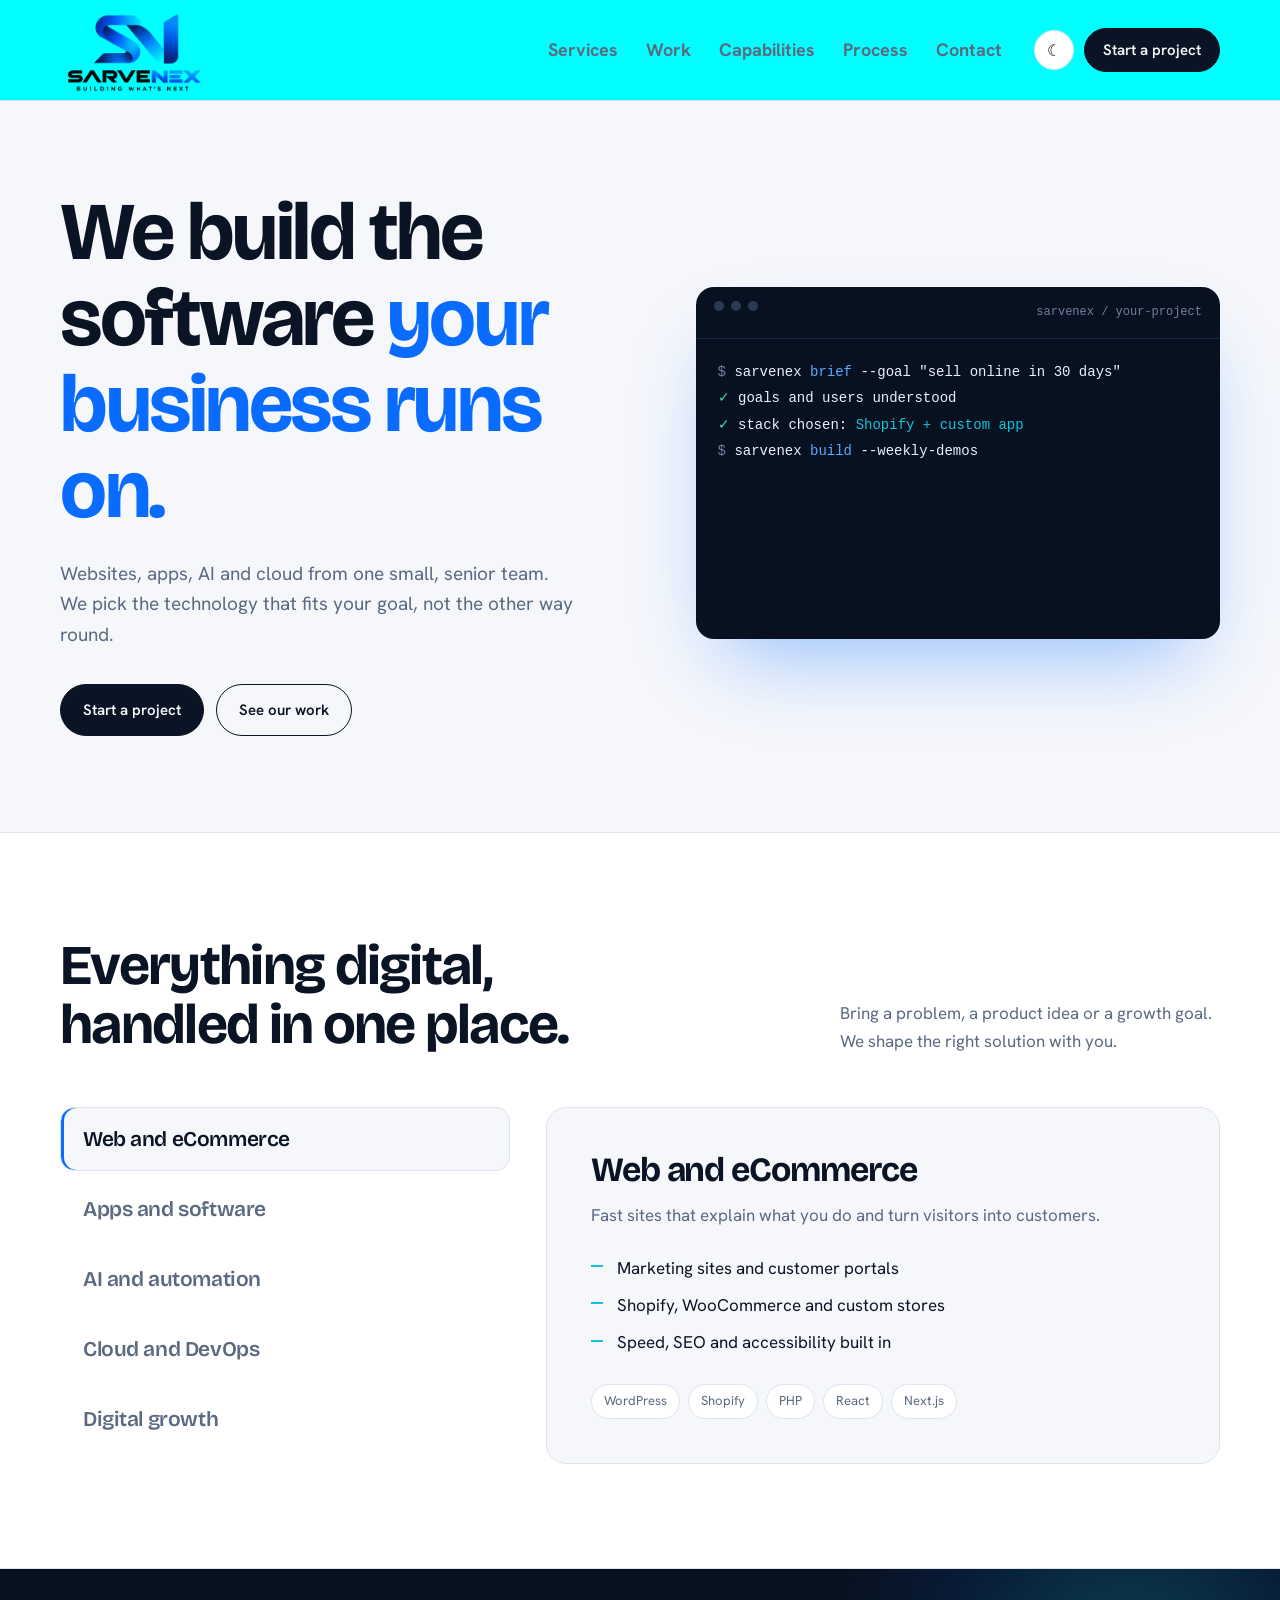
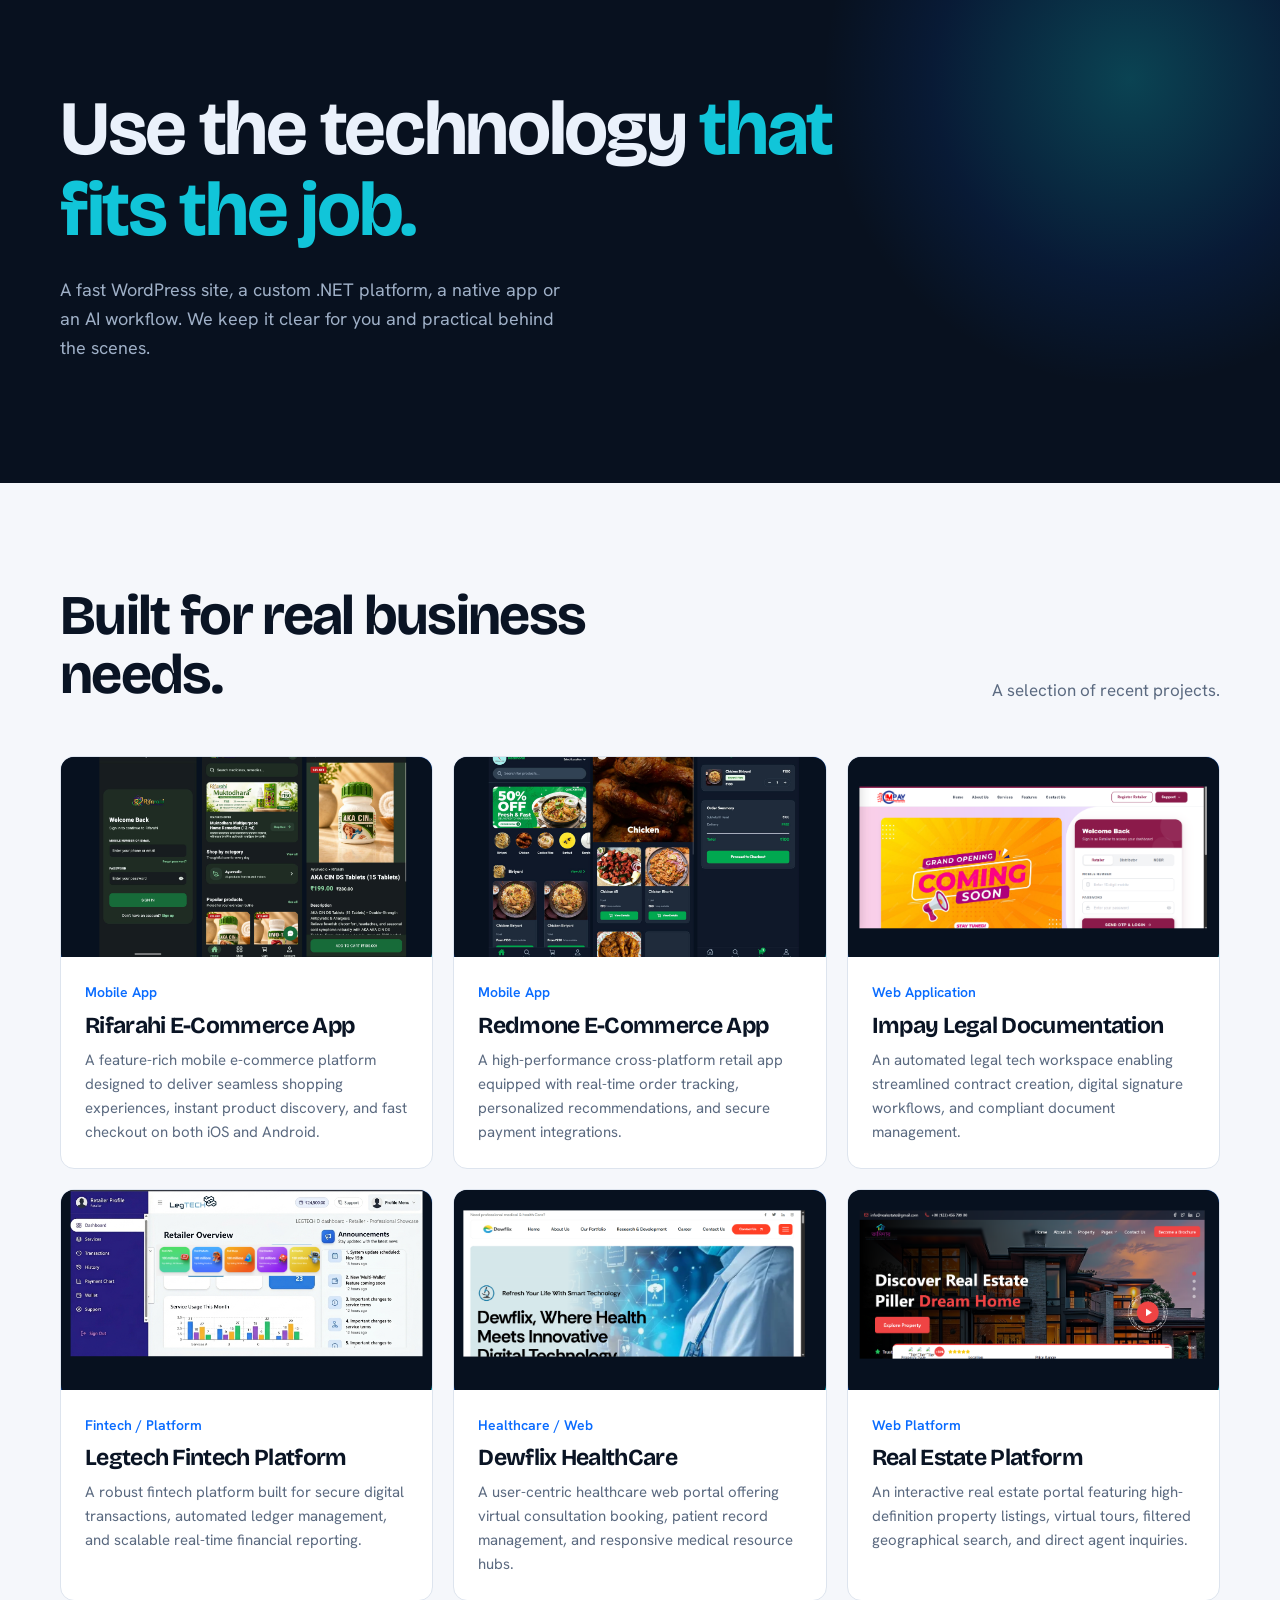
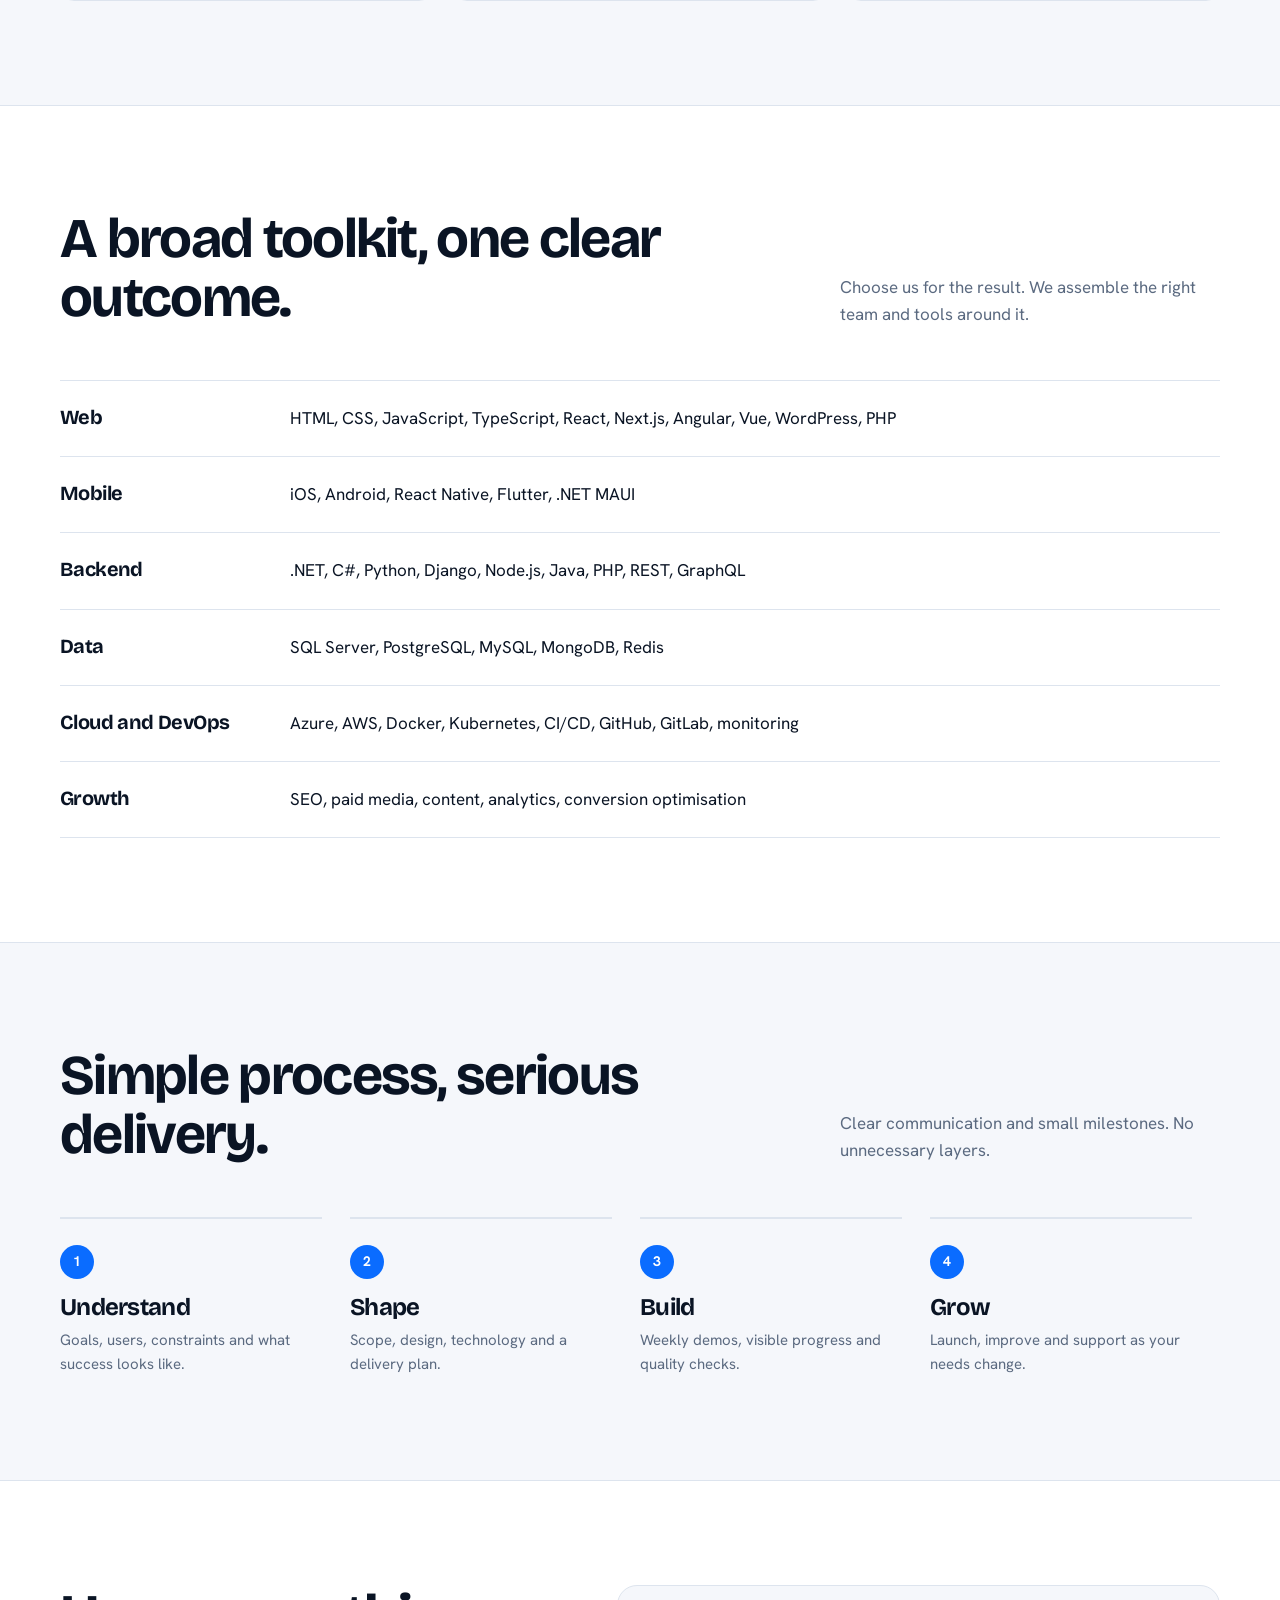
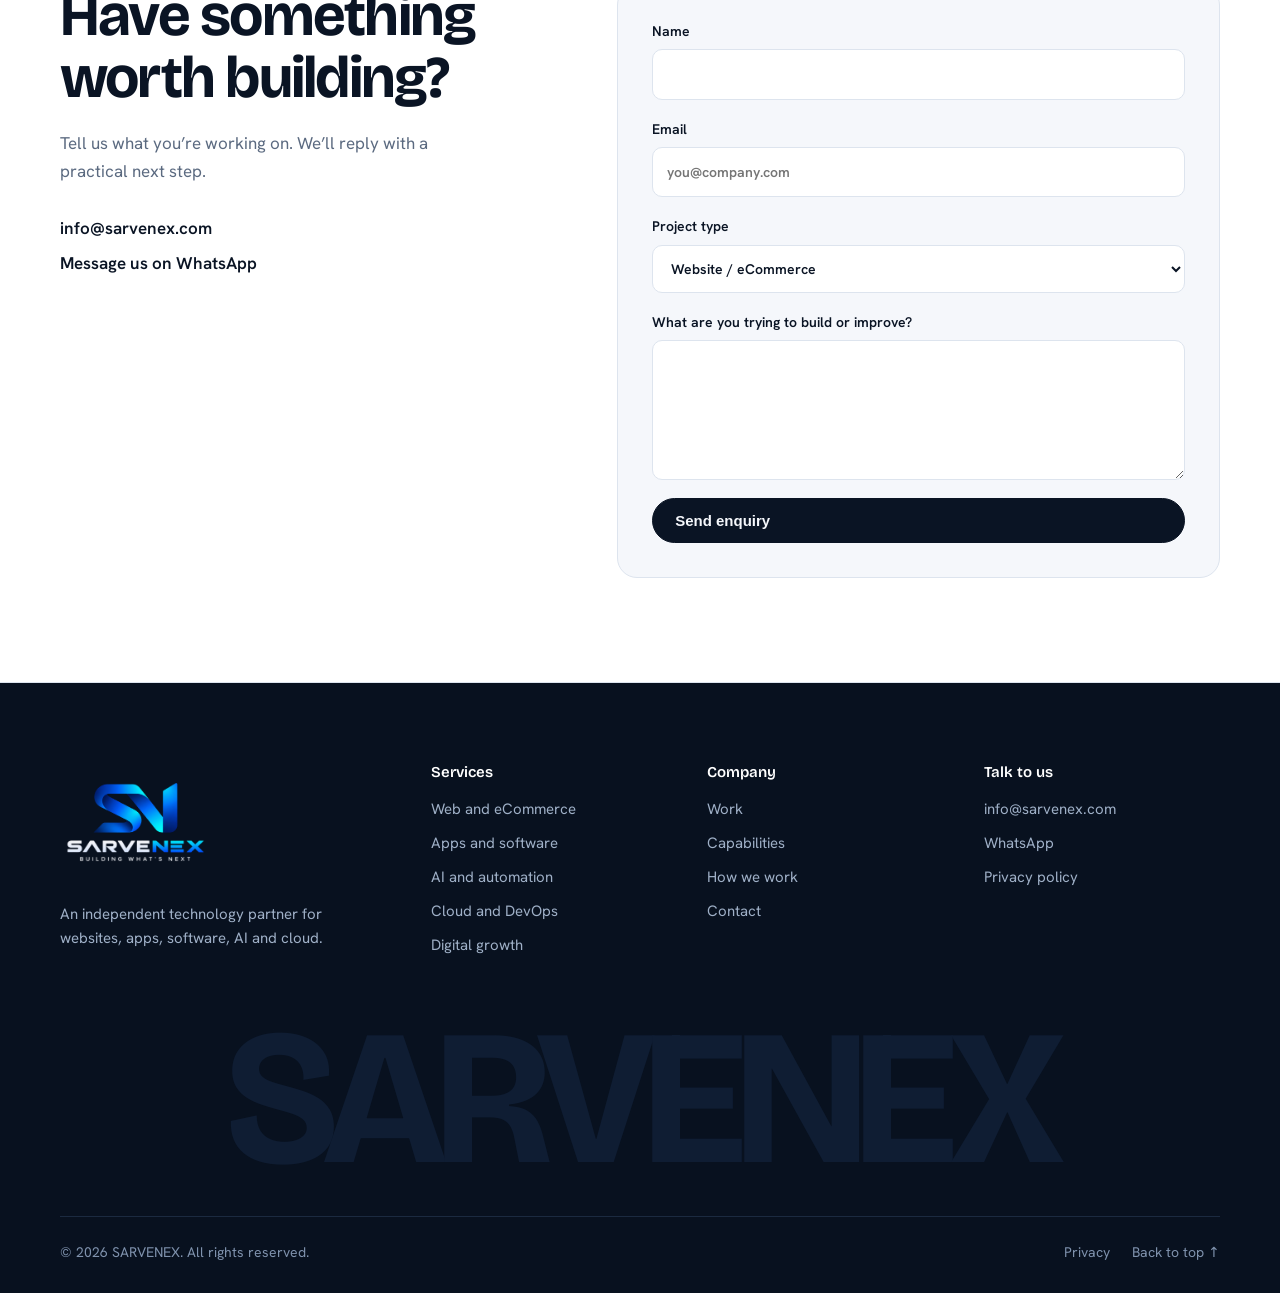
<file: index.html>
<!doctype html>
<html lang="en">
<head>
<meta charset="utf-8">
<meta name="viewport" content="width=device-width,initial-scale=1">
<meta name="theme-color" content="#08111f">
<link rel="preconnect" href="https://fonts.googleapis.com"><link rel="preconnect" href="https://fonts.gstatic.com" crossorigin>
<link href="https://fonts.googleapis.com/css2?family=Bricolage+Grotesque:opsz,wght@12..96,600;12..96,700&family=Hanken+Grotesk:wght@400;500;600&display=swap" rel="stylesheet">
<link rel="stylesheet" href="assets/css/styles.css">
<link rel="icon" href="/assets/img/favicon.ico" sizes="any">
<link rel="icon" type="image/png" sizes="32x32" href="/assets/img/favicon-32.png">
<link rel="apple-touch-icon" sizes="180x180" href="/assets/img/apple-touch-icon.png">
<meta name="description" content="SARVENEX builds websites, apps, software, AI solutions, eCommerce platforms and cloud infrastructure.">
<title>SARVENEX — Websites, apps, software and AI</title>
</head>
<body id="top">
<header class="header"><div class="wrap nav">
<a class="brand" href="index.html" aria-label="SARVENEX home"><img class="light-logo" src="assets/img/sarvenex-light.png" alt="SARVENEX"><img class="dark-logo" src="assets/img/sarvenex-dark.png" alt="SARVENEX"></a>
<nav class="links" id="links" aria-label="Primary"><a href="index.html#services">Services</a><a href="index.html#work">Work</a><a href="index.html#capabilities">Capabilities</a><a href="index.html#process">Process</a><a href="index.html#contact">Contact</a></nav>
<div class="tools"><button class="icon-btn" id="themeToggle" type="button" aria-label="Toggle theme"><span id="themeIcon">☾</span></button><a class="btn sm" href="index.html#contact">Start a project</a><button class="icon-btn menu" id="menuBtn" type="button" aria-label="Menu" aria-expanded="false">☰</button></div>
</div></header>
<main>
<section class="hero"><div class="wrap hero-grid">
<div><h1>We build the software <i>your business runs on.</i></h1>
<p class="lead">Websites, apps, AI and cloud from one small, senior team. We pick the technology that fits your goal, not the other way round.</p>
<div class="row"><a class="btn" href="#contact">Start a project</a><a class="btn ghost" href="#work">See our work</a></div></div>
<div class="term" aria-hidden="true"><div class="term-bar"><b></b><b></b><b></b><span>sarvenex / your-project</span></div>
<div class="term-body">
<div><span class="p">$</span> sarvenex <span class="b">brief</span> --goal "sell online in 30 days"</div>
<div><span class="ok">✓</span> goals and users understood</div>
<div><span class="ok">✓</span> stack chosen: <span class="c">Shopify + custom app</span></div>
<div><span class="p">$</span> sarvenex <span class="b">build</span> --weekly-demos</div>
<div><span class="ok">✓</span> design approved</div>
<div><span class="ok">✓</span> 42 tests passing</div>
<div><span class="p">$</span> sarvenex <span class="b">launch</span></div>
<div><span class="ok">✓</span> live on cloud, monitored</div>
<div><span class="c">Next: grow it.</span></div>
</div></div>
</div></section>

<section class="sec alt" id="services"><div class="wrap">
<div class="head"><h2>Everything digital, handled in one place.</h2><p>Bring a problem, a product idea or a growth goal. We shape the right solution with you.</p></div>
<div class="svc">
<div class="tabs" role="tablist" aria-label="Services">
<button class="tab" role="tab" aria-selected="true" aria-controls="s1">Web and eCommerce</button>
<button class="tab" role="tab" aria-selected="false" aria-controls="s2">Apps and software</button>
<button class="tab" role="tab" aria-selected="false" aria-controls="s3">AI and automation</button>
<button class="tab" role="tab" aria-selected="false" aria-controls="s4">Cloud and DevOps</button>
<button class="tab" role="tab" aria-selected="false" aria-controls="s5">Digital growth</button>
</div>
<div>
<div class="pane" id="s1" role="tabpanel"><h3>Web and eCommerce</h3><p>Fast sites that explain what you do and turn visitors into customers.</p><ul><li>Marketing sites and customer portals</li><li>Shopify, WooCommerce and custom stores</li><li>Speed, SEO and accessibility built in</li></ul><div class="chips"><span>WordPress</span><span>Shopify</span><span>PHP</span><span>React</span><span>Next.js</span></div></div>
<div class="pane" id="s2" role="tabpanel" hidden><h3>Apps and software</h3><p>Products people use every day, from first release to scale.</p><ul><li>Native iOS and Android apps</li><li>SaaS products and internal business systems</li><li>Dashboards, reports and integrations</li></ul><div class="chips"><span>iOS</span><span>Android</span><span>React Native</span><span>Flutter</span><span>.NET</span></div></div>
<div class="pane" id="s3" role="tabpanel" hidden><h3>AI and automation</h3><p>Remove repetitive work and add intelligence where it pays off.</p><ul><li>AI assistants and knowledge search</li><li>Workflow automation across your tools</li><li>Custom agents and API integrations</li></ul><div class="chips"><span>Python</span><span>LLM APIs</span><span>Agents</span><span>Automation</span></div></div>
<div class="pane" id="s4" role="tabpanel" hidden><h3>Cloud and DevOps</h3><p>Reliable infrastructure that ships changes safely.</p><ul><li>CI/CD pipelines and automated deployments</li><li>Cloud migration and cost control</li><li>Monitoring, backups and security reviews</li></ul><div class="chips"><span>Azure</span><span>AWS</span><span>Docker</span><span>Kubernetes</span></div></div>
<div class="pane" id="s5" role="tabpanel" hidden><h3>Digital growth</h3><p>Marketing tied to numbers you can check.</p><ul><li>SEO and content that earns traffic</li><li>Paid campaigns with clear targets</li><li>Analytics and conversion improvements</li></ul><div class="chips"><span>SEO</span><span>Ads</span><span>Analytics</span><span>CRO</span></div></div>
</div></div></div></section>

<section class="band"><div class="wrap"><h2>Use the technology <i>that fits the job.</i></h2><p>A fast WordPress site, a custom .NET platform, a native app or an AI workflow. We keep it clear for you and practical behind the scenes.</p></div></section>

<section class="sec" id="work"><div class="wrap">
<div class="head"><h2>Built for real business needs.</h2><p>A selection of recent projects.</p></div>
<div class="grid3" id="projectGrid"><p>Loading projects…</p></div>
</div></section>

<section class="sec alt" id="capabilities"><div class="wrap">
<div class="head"><h2>A broad toolkit, one clear outcome.</h2><p>Choose us for the result. We assemble the right team and tools around it.</p></div>
<div class="caps">
<div class="cap"><h3>Web</h3><p>HTML, CSS, JavaScript, TypeScript, React, Next.js, Angular, Vue, WordPress, PHP</p></div>
<div class="cap"><h3>Mobile</h3><p>iOS, Android, React Native, Flutter, .NET MAUI</p></div>
<div class="cap"><h3>Backend</h3><p>.NET, C#, Python, Django, Node.js, Java, PHP, REST, GraphQL</p></div>
<div class="cap"><h3>Data</h3><p>SQL Server, PostgreSQL, MySQL, MongoDB, Redis</p></div>
<div class="cap"><h3>Cloud and DevOps</h3><p>Azure, AWS, Docker, Kubernetes, CI/CD, GitHub, GitLab, monitoring</p></div>
<div class="cap"><h3>Growth</h3><p>SEO, paid media, content, analytics, conversion optimisation</p></div>
</div></div></section>

<section class="sec" id="process"><div class="wrap">
<div class="head"><h2>Simple process, serious delivery.</h2><p>Clear communication and small milestones. No unnecessary layers.</p></div>
<div class="steps">
<div class="step"><b>1</b><h3>Understand</h3><p>Goals, users, constraints and what success looks like.</p></div>
<div class="step"><b>2</b><h3>Shape</h3><p>Scope, design, technology and a delivery plan.</p></div>
<div class="step"><b>3</b><h3>Build</h3><p>Weekly demos, visible progress and quality checks.</p></div>
<div class="step"><b>4</b><h3>Grow</h3><p>Launch, improve and support as your needs change.</p></div>
</div></div></section>

<section class="sec alt" id="contact"><div class="wrap contact">
<div><h2>Have something worth building?</h2><p>Tell us what you’re working on. We’ll reply with a practical next step.</p>
<div class="cd"><a href="mailto:info@sarvenex.com">info@sarvenex.com</a><a href="https://wa.me/919083858944" target="_blank" rel="noopener">Message us on WhatsApp</a></div></div>
<form action="https://formsubmit.co/info@sarvenex.com" method="POST">
<input type="hidden" name="_subject" value="New SARVENEX project enquiry"><input type="hidden" name="_captcha" value="false"><input type="hidden" name="_template" value="table">
<label>Name<input name="name" required autocomplete="name"></label>
<label>Email<input name="email" type="email" required autocomplete="email" placeholder="you@company.com"></label>
<label>Project type<select name="service"><option>Website / eCommerce</option><option>Mobile app</option><option>Software development</option><option>AI / Automation</option><option>Cloud / DevOps</option><option>Digital marketing</option><option>Something else</option></select></label>
<label>What are you trying to build or improve?<textarea name="message" rows="5" required></textarea></label>
<button class="btn" type="submit">Send enquiry</button>
</form></div></section>
</main>
<footer class="foot"><div class="wrap">
<div class="foot-top">
<div><img src="assets/img/sarvenex-dark.png" alt="SARVENEX"><p>An independent technology partner for websites, apps, software, AI and cloud.</p></div>
<div><h4>Services</h4><ul><li><a href="index.html#services">Web and eCommerce</a></li><li><a href="index.html#services">Apps and software</a></li><li><a href="index.html#services">AI and automation</a></li><li><a href="index.html#services">Cloud and DevOps</a></li><li><a href="index.html#services">Digital growth</a></li></ul></div>
<div><h4>Company</h4><ul><li><a href="index.html#work">Work</a></li><li><a href="index.html#capabilities">Capabilities</a></li><li><a href="index.html#process">How we work</a></li><li><a href="index.html#contact">Contact</a></li></ul></div>
<div><h4>Talk to us</h4><ul><li><a href="mailto:info@sarvenex.com">info@sarvenex.com</a></li><li><a href="https://wa.me/919083858944" target="_blank" rel="noopener">WhatsApp</a></li><li><a href="privacy.html">Privacy policy</a></li></ul></div>
</div>
<p class="foot-word" aria-hidden="true" style="
    justify-content: center;
    display: flex;
">SARVENEX</p>
<div class="foot-bot"><span>© <span id="year">2026</span> SARVENEX. All rights reserved.</span><nav><a href="privacy.html">Privacy</a><a href="#top">Back to top ↑</a></nav></div>
</div></footer>
<script src="assets/js/main.js"></script>
</body></html>
</file>
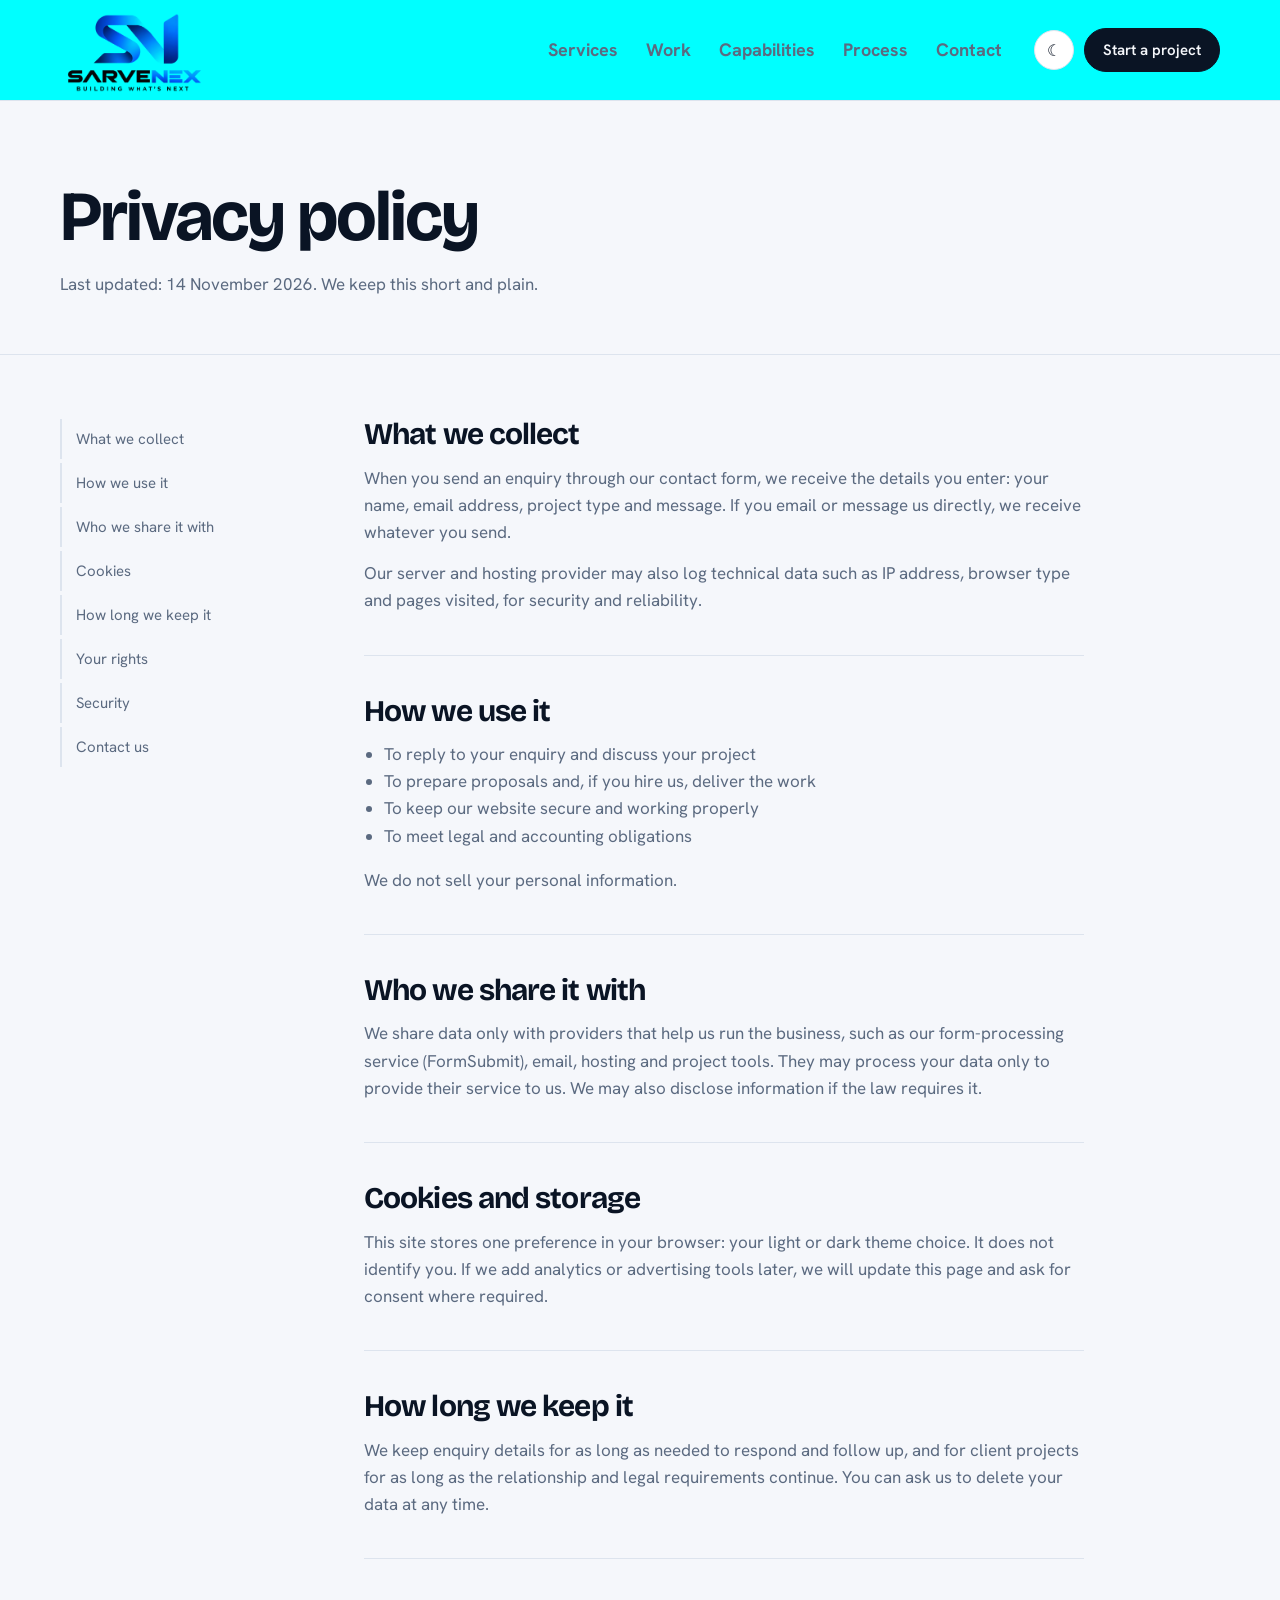
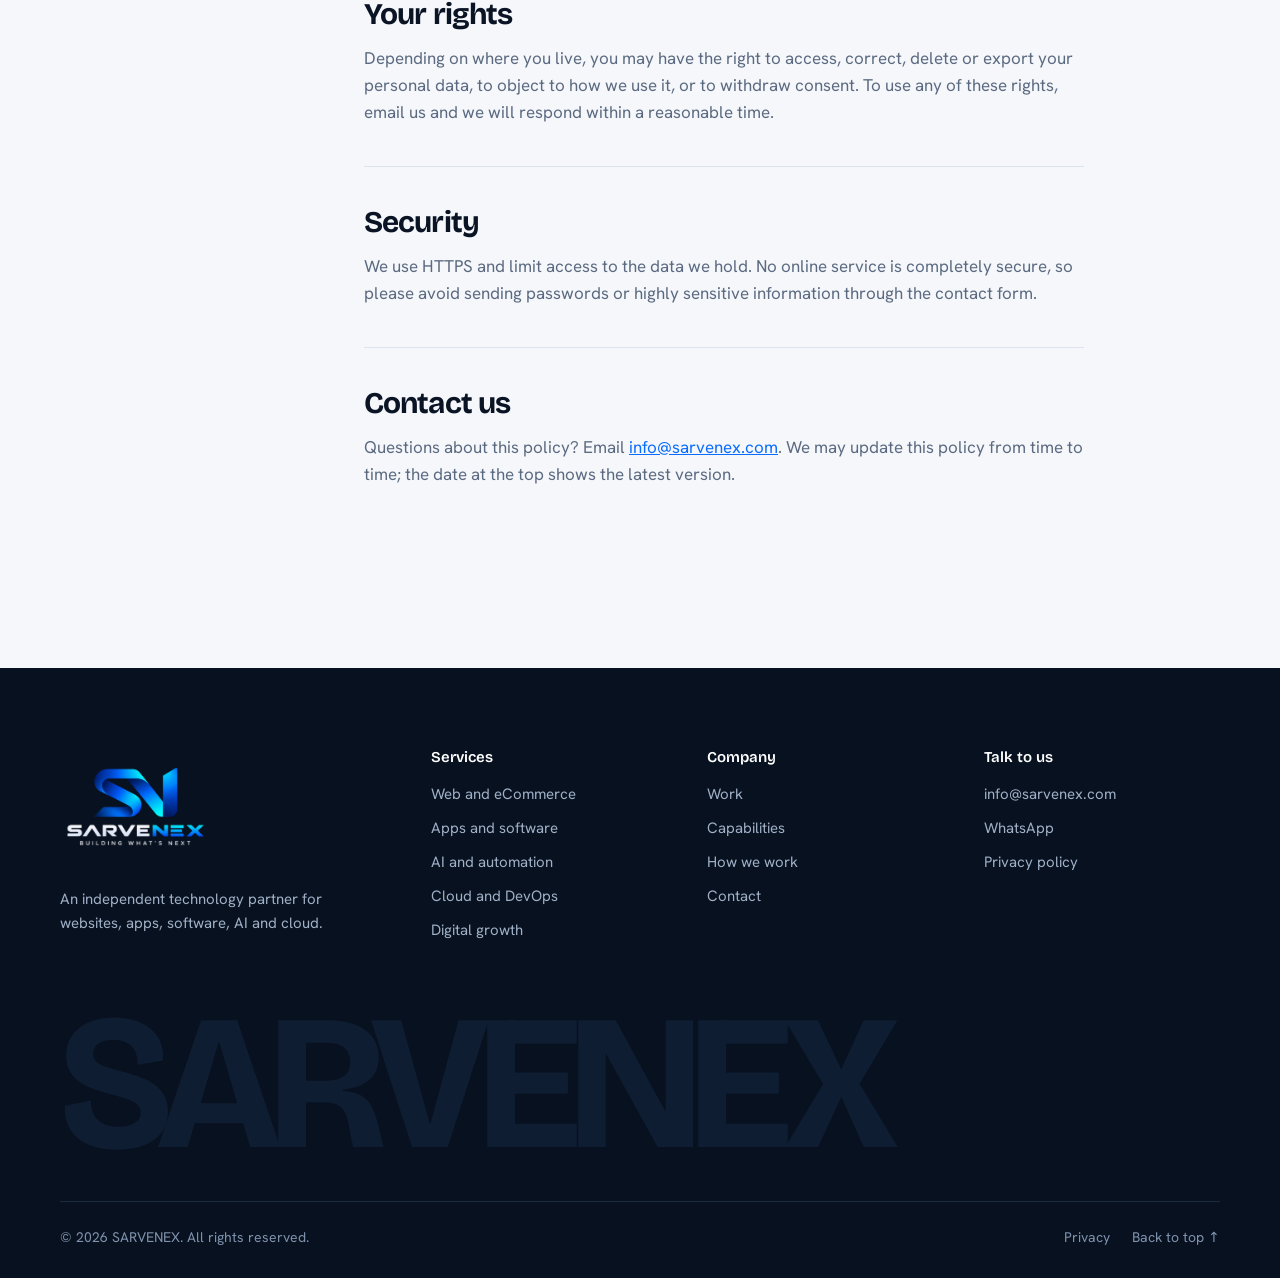
<file: privacy.html>
<!doctype html>
<html lang="en">
<head>
<meta charset="utf-8">
<meta name="viewport" content="width=device-width,initial-scale=1">
<meta name="theme-color" content="#08111f">
<link rel="preconnect" href="https://fonts.googleapis.com"><link rel="preconnect" href="https://fonts.gstatic.com" crossorigin>
<link href="https://fonts.googleapis.com/css2?family=Bricolage+Grotesque:opsz,wght@12..96,600;12..96,700&family=Hanken+Grotesk:wght@400;500;600&display=swap" rel="stylesheet">
<link rel="stylesheet" href="assets/css/styles.css">
<link rel="icon" href="/assets/img/favicon.ico" sizes="any">
<link rel="icon" type="image/png" sizes="32x32" href="/assets/img/favicon-32.png">
<link rel="apple-touch-icon" sizes="180x180" href="/assets/img/apple-touch-icon.png">
<title>Privacy policy — SARVENEX</title>
<meta name="description" content="How SARVENEX collects, uses and protects your personal information.">
</head>
<body id="top">
<header class="header"><div class="wrap nav">
<a class="brand" href="index.html" aria-label="SARVENEX home"><img class="light-logo" src="assets/img/sarvenex-light.png" alt="SARVENEX"><img class="dark-logo" src="assets/img/sarvenex-dark.png" alt="SARVENEX"></a>
<nav class="links" id="links" aria-label="Primary"><a href="index.html#services">Services</a><a href="index.html#work">Work</a><a href="index.html#capabilities">Capabilities</a><a href="index.html#process">Process</a><a href="index.html#contact">Contact</a></nav>
<div class="tools"><button class="icon-btn" id="themeToggle" type="button" aria-label="Toggle theme"><span id="themeIcon">☾</span></button><a class="btn sm" href="index.html#contact">Start a project</a><button class="icon-btn menu" id="menuBtn" type="button" aria-label="Menu" aria-expanded="false">☰</button></div>
</div></header>
<main>
<section class="phero"><div class="wrap"><h1>Privacy policy</h1><p>Last updated: 14 November 2026. We keep this short and plain.</p></div></section>
<div class="wrap doc">
<nav class="toc" aria-label="On this page"><a href="#collect">What we collect</a><a href="#use">How we use it</a><a href="#share">Who we share it with</a><a href="#cookies">Cookies</a><a href="#retention">How long we keep it</a><a href="#rights">Your rights</a><a href="#security">Security</a><a href="#contact-us">Contact us</a></nav>
<div class="prose">
<section id="collect"><h2>What we collect</h2><p>When you send an enquiry through our contact form, we receive the details you enter: your name, email address, project type and message. If you email or message us directly, we receive whatever you send.</p><p>Our server and hosting provider may also log technical data such as IP address, browser type and pages visited, for security and reliability.</p></section>
<section id="use"><h2>How we use it</h2><ul><li>To reply to your enquiry and discuss your project</li><li>To prepare proposals and, if you hire us, deliver the work</li><li>To keep our website secure and working properly</li><li>To meet legal and accounting obligations</li></ul><p>We do not sell your personal information.</p></section>
<section id="share"><h2>Who we share it with</h2><p>We share data only with providers that help us run the business, such as our form-processing service (FormSubmit), email, hosting and project tools. They may process your data only to provide their service to us. We may also disclose information if the law requires it.</p></section>
<section id="cookies"><h2>Cookies and storage</h2><p>This site stores one preference in your browser: your light or dark theme choice. It does not identify you. If we add analytics or advertising tools later, we will update this page and ask for consent where required.</p></section>
<section id="retention"><h2>How long we keep it</h2><p>We keep enquiry details for as long as needed to respond and follow up, and for client projects for as long as the relationship and legal requirements continue. You can ask us to delete your data at any time.</p></section>
<section id="rights"><h2>Your rights</h2><p>Depending on where you live, you may have the right to access, correct, delete or export your personal data, to object to how we use it, or to withdraw consent. To use any of these rights, email us and we will respond within a reasonable time.</p></section>
<section id="security"><h2>Security</h2><p>We use HTTPS and limit access to the data we hold. No online service is completely secure, so please avoid sending passwords or highly sensitive information through the contact form.</p></section>
<section id="contact-us"><h2>Contact us</h2><p>Questions about this policy? Email <a href="mailto:info@sarvenex.com">info@sarvenex.com</a>. We may update this policy from time to time; the date at the top shows the latest version.</p></section>
</div></div>
</main>
<footer class="foot"><div class="wrap">
<div class="foot-top">
<div><img src="assets/img/sarvenex-dark.png" alt="SARVENEX"><p>An independent technology partner for websites, apps, software, AI and cloud.</p></div>
<div><h4>Services</h4><ul><li><a href="index.html#services">Web and eCommerce</a></li><li><a href="index.html#services">Apps and software</a></li><li><a href="index.html#services">AI and automation</a></li><li><a href="index.html#services">Cloud and DevOps</a></li><li><a href="index.html#services">Digital growth</a></li></ul></div>
<div><h4>Company</h4><ul><li><a href="index.html#work">Work</a></li><li><a href="index.html#capabilities">Capabilities</a></li><li><a href="index.html#process">How we work</a></li><li><a href="index.html#contact">Contact</a></li></ul></div>
<div><h4>Talk to us</h4><ul><li><a href="mailto:info@sarvenex.com">info@sarvenex.com</a></li><li><a href="https://wa.me/919083858944" target="_blank" rel="noopener">WhatsApp</a></li><li><a href="privacy.html">Privacy policy</a></li></ul></div>
</div>
<p class="foot-word" aria-hidden="true">SARVENEX</p>
<div class="foot-bot"><span>© <span id="year">2026</span> SARVENEX. All rights reserved.</span><nav><a href="privacy.html">Privacy</a><a href="#top">Back to top ↑</a></nav></div>
</div></footer>
<script src="assets/js/main.js"></script>
</body></html>
</file>
<file: assets/css/styles.css>
:root{--bg:#f5f7fb;--panel:#fff;--ink:#0a1424;--mut:#5b6a80;--line:#dde4ee;--blue:#0a6cff;--cyan:#11c5d9;--night:#08111f;--onn:#eaf1fb;--r:14px}
[data-theme=dark]{--bg:#07101d;--panel:#0d1b2d;--ink:#eef4fc;--mut:#98a8bd;--line:#1c2b40;--blue:#3b8cff}
*{box-sizing:border-box}html{scroll-behavior:smooth;scroll-padding-top:90px}
body{margin:0;background:var(--bg);color:var(--ink);font:17px/1.6 "Hanken Grotesk",system-ui,-apple-system,"Segoe UI",sans-serif;-webkit-font-smoothing:antialiased}
h1,h2,h3{font-family:"Bricolage Grotesque","Hanken Grotesk",system-ui,sans-serif;letter-spacing:-.03em;line-height:1.05;margin:0}
a{color:inherit;text-decoration:none}p{margin:0}
:focus-visible{outline:2px solid var(--blue);outline-offset:3px;border-radius:4px}
.wrap{width:min(1160px,calc(100% - 40px));margin-inline:auto}
.light-logo{display:block}.dark-logo{display:none}[data-theme=dark] .light-logo{display:none}[data-theme=dark] .dark-logo{display:block}
.header{position:sticky;top:0;z-index:20;background:color-mix(in srgb,var(--bg) 88%,transparent);backdrop-filter:blur(14px);border-bottom:1px solid var(--line)}
.nav{height:100px;display:flex;align-items:center;gap:32px}
.brand img{width:148px;height:auto}
.links{display:flex;gap:28px;margin-left:auto;font-size:15px;color:var(--mut)}.links a:hover{color:var(--ink)}
.tools{display:flex;gap:10px;align-items:center}
.icon-btn{width:40px;height:40px;border-radius:50%;border:1px solid var(--line);background:var(--panel);color:var(--ink);cursor:pointer;font-size:16px}
.menu{display:none}
.btn{display:inline-flex;align-items:center;gap:8px;padding:13px 22px;border-radius:999px;font-weight:600;font-size:15px;border:1px solid var(--ink);background:var(--ink);color:var(--bg);cursor:pointer;transition:transform .2s,background .2s}
.btn:hover{transform:translateY(-2px);background:var(--blue);border-color:var(--blue);color:#fff}
.btn.ghost{background:transparent;color:var(--ink)}.btn.ghost:hover{color:#fff}
.btn.sm{padding:9px 18px}
/* hero */
.hero{padding:88px 0 96px}
.hero-grid{display:grid;grid-template-columns:1.05fr .95fr;gap:56px;align-items:center}
.hero h1{font-size:clamp(46px,6.4vw,86px);font-weight:700}
.hero h1 i{font-style:normal;color:var(--blue)}
.lead{font-size:19px;color:var(--mut);max-width:520px;margin:26px 0 34px}
.row{display:flex;gap:12px;flex-wrap:wrap}
.term{background:var(--night);color:var(--onn);border-radius:18px;box-shadow:0 40px 80px -30px rgba(10,108,255,.45);overflow:hidden;font:14px/1.9 ui-monospace,SFMono-Regular,Menlo,Consolas,monospace}
.term-bar{display:flex;gap:7px;padding:14px 18px;border-bottom:1px solid #1b2a40}.term-bar b{width:10px;height:10px;border-radius:50%;background:#2a3a52}.term-bar span{margin-left:auto;color:#6f819b;font-size:12px}
.term-body{padding:20px 22px;min-height:300px}
.term-body div{opacity:0;transform:translateY(6px);transition:.4s}.term-body div.on{opacity:1;transform:none}
.term .p{color:#6f819b}.term .ok{color:#37e0a3}.term .b{color:#5aa8ff}.term .c{color:var(--cyan)}
/* sections */
.sec{padding:104px 0}.sec.alt{background:var(--panel);border-block:1px solid var(--line)}
.head{display:flex;justify-content:space-between;align-items:end;gap:40px;margin-bottom:52px;flex-wrap:wrap}
.head h2{font-size:clamp(34px,4.4vw,56px);max-width:620px}.head p{max-width:380px;color:var(--mut)}
/* services */
.svc{display:grid;grid-template-columns:.8fr 1.2fr;gap:36px;align-items:start}
.tabs{display:grid;gap:6px}
.tab{text-align:left;padding:18px 22px;border-radius:var(--r);border:1px solid transparent;background:transparent;color:var(--mut);font:600 21px "Bricolage Grotesque",sans-serif;letter-spacing:-.02em;cursor:pointer;transition:.2s}
.tab:hover{color:var(--ink)}.tab[aria-selected=true]{background:var(--bg);border-color:var(--line);color:var(--ink);box-shadow:inset 3px 0 0 var(--blue)}
.pane{background:var(--bg);border:1px solid var(--line);border-radius:20px;padding:44px;min-height:340px}
.pane[hidden]{display:none}.pane h3{font-size:34px;margin-bottom:14px}.pane>p{color:var(--mut);max-width:520px;margin-bottom:26px}
.pane ul{list-style:none;padding:0;margin:0 0 28px;display:grid;gap:10px}.pane li{padding-left:26px;position:relative}.pane li:before{content:"";position:absolute;left:0;top:.62em;width:12px;height:2px;background:var(--cyan)}
.chips{display:flex;flex-wrap:wrap;gap:8px}.chips span{font-size:13px;padding:6px 12px;border:1px solid var(--line);border-radius:999px;color:var(--mut);background:var(--panel)}
/* band */
.band{background:var(--night);color:var(--onn);padding:120px 0;position:relative;overflow:hidden}
.band:before{content:"";position:absolute;right:-160px;top:-200px;width:620px;height:620px;border-radius:50%;background:radial-gradient(circle,rgba(17,197,217,.28),rgba(10,108,255,.1) 45%,transparent 70%)}
.band .wrap{position:relative}.band h2{font-size:clamp(40px,6vw,80px);max-width:880px}.band h2 i{font-style:normal;color:var(--cyan)}
.band p{max-width:520px;margin-top:26px;color:#9fb0c7;font-size:18px}
/* work */
.grid3{display:grid;grid-template-columns:repeat(3,1fr);gap:20px}
.proj{background:var(--panel);border:1px solid var(--line);border-radius:var(--r);overflow:hidden;display:flex;flex-direction:column}
.proj-img{height:200px;background:linear-gradient(135deg,#071a3b,#0a6cff 65%,#11c5d9);overflow:hidden}.proj-img img{width:100%;height:100%;object-fit:cover}
.proj-body{padding:24px;display:grid;gap:10px;flex:1;align-content:start}.proj small{color:var(--blue);font-weight:600;font-size:14px}.proj h3{font-size:23px}.proj p{color:var(--mut);font-size:15px}
.proj a.vis{font-weight:600;font-size:15px;margin-top:6px}.proj a.vis:hover{color:var(--blue)}
/* capabilities */
.caps{border-top:1px solid var(--line)}
.cap{display:grid;grid-template-columns:200px 1fr;gap:30px;padding:24px 0;border-bottom:1px solid var(--line);align-items:baseline}
.cap h3{font-size:20px}
/* process */
.steps{display:grid;grid-template-columns:repeat(4,1fr);gap:0;position:relative}
.step{padding:0 28px 0 0}.step:before{content:"";display:block;height:2px;background:var(--line);margin-bottom:26px;position:relative}
.step b{display:inline-grid;place-items:center;width:34px;height:34px;border-radius:50%;background:var(--blue);color:#fff;font-size:14px;margin-bottom:16px}
.step h3{font-size:24px;margin-bottom:8px}.step p{color:var(--mut);font-size:15px}
/* contact */
.contact{display:grid;grid-template-columns:.9fr 1.1fr;gap:64px}
.contact h2{font-size:clamp(36px,4.6vw,60px);margin-bottom:22px}.contact>div>p{color:var(--mut);max-width:420px}
.cd{display:grid;gap:8px;margin-top:30px;font-weight:600}.cd a:hover{color:var(--blue)}
form{background:var(--bg);border:1px solid var(--line);border-radius:20px;padding:34px;display:grid;gap:18px}
label{display:grid;gap:7px;font-size:14px;font-weight:600}
input,select,textarea{font:inherit;color:var(--ink);background:var(--panel);border:1px solid var(--line);border-radius:10px;padding:13px 14px}
input:focus,select:focus,textarea:focus{outline:2px solid var(--blue);outline-offset:1px;border-color:var(--blue)}
textarea{resize:vertical}
/* footer */
.foot{background:var(--night);color:var(--onn);padding:80px 0 30px}
.foot-top{display:grid;grid-template-columns:1.4fr 1fr 1fr 1fr;gap:40px;padding-bottom:56px}
.foot-top img{width:150px;margin-bottom:18px}.foot-top p{color:#9fb0c7;font-size:15px;max-width:300px}
.foot h4{margin:0 0 16px;font:600 15px "Bricolage Grotesque",sans-serif;color:#fff}
.foot ul{list-style:none;margin:0;padding:0;display:grid;gap:10px;font-size:15px;color:#9fb0c7}.foot ul a:hover{color:var(--cyan)}
.foot-word{font:700 clamp(60px,15vw,200px)/.9 "Bricolage Grotesque",sans-serif;letter-spacing:-.06em;color:#0f1d33;margin:0 0 30px;user-select:none;overflow:hidden}
.foot-bot{display:flex;justify-content:space-between;gap:20px;flex-wrap:wrap;border-top:1px solid #1b2a40;padding-top:24px;font-size:14px;color:#7f92ad}
.foot-bot nav{display:flex;gap:22px}.foot-bot a:hover{color:#fff}
/* privacy */
.phero{padding:80px 0 56px;border-bottom:1px solid var(--line)}.phero h1{font-size:clamp(42px,5.5vw,72px)}.phero p{color:var(--mut);margin-top:16px}
.doc{display:grid;grid-template-columns:240px 1fr;gap:64px;padding:64px 0 100px;align-items:start}
.toc{position:sticky;top:100px;display:grid;gap:4px;font-size:15px}.toc a{padding:8px 14px;border-left:2px solid var(--line);color:var(--mut)}.toc a:hover{color:var(--blue);border-color:var(--blue)}
.prose{max-width:720px}.prose section{padding-bottom:40px;margin-bottom:40px;border-bottom:1px solid var(--line)}.prose section:last-child{border:0}
.prose h2{font-size:30px;margin-bottom:14px}.prose p,.prose li{color:var(--mut)}.prose p+p,.prose ul{margin-top:14px}.prose ul{padding-left:20px}.prose a{color:var(--blue);text-decoration:underline}
@media(max-width:960px){.links{display:none;position:absolute;top:76px;left:0;right:0;flex-direction:column;gap:0;background:var(--bg);border-bottom:1px solid var(--line);padding:10px 20px}.links.open{display:flex}.links a{padding:14px 0;border-bottom:1px solid var(--line)}.menu{display:inline-block}.tools .btn{display:none}.nav{gap:12px}.tools{margin-left:auto}
.hero-grid,.svc,.contact,.doc{grid-template-columns:1fr}.grid3{grid-template-columns:1fr 1fr}.steps{grid-template-columns:1fr 1fr;row-gap:36px}.foot-top{grid-template-columns:1fr 1fr}.toc{position:static;grid-auto-flow:column;overflow:auto}.toc a{white-space:nowrap;border:0;border-bottom:2px solid var(--line)}}
@media(max-width:600px){.hero{padding:48px 0 64px}.sec{padding:72px 0}.grid3,.steps,.foot-top{grid-template-columns:1fr}.cap{grid-template-columns:1fr;gap:6px}.pane{padding:28px}.tabs{grid-auto-flow:column;overflow:auto}.tab{white-space:nowrap;font-size:17px;padding:12px 16px}form{padding:22px}}
@media(prefers-reduced-motion:reduce){html{scroll-behavior:auto}*{transition:none!important}.term-body div{opacity:1;transform:none}}


.header {
    position: sticky;
    top: 0;
    z-index: 20;
    background: aqua;
    backdrop-filter: blur(14px);
    border-bottom: 1px solid var(--line);
}
.links {
    display: flex;
    gap: 28px;
    margin-left: auto;
    font-size: 15px;
    color: var(--mut);
    font-size: large;
    font-weight: 700;
}
</file>
